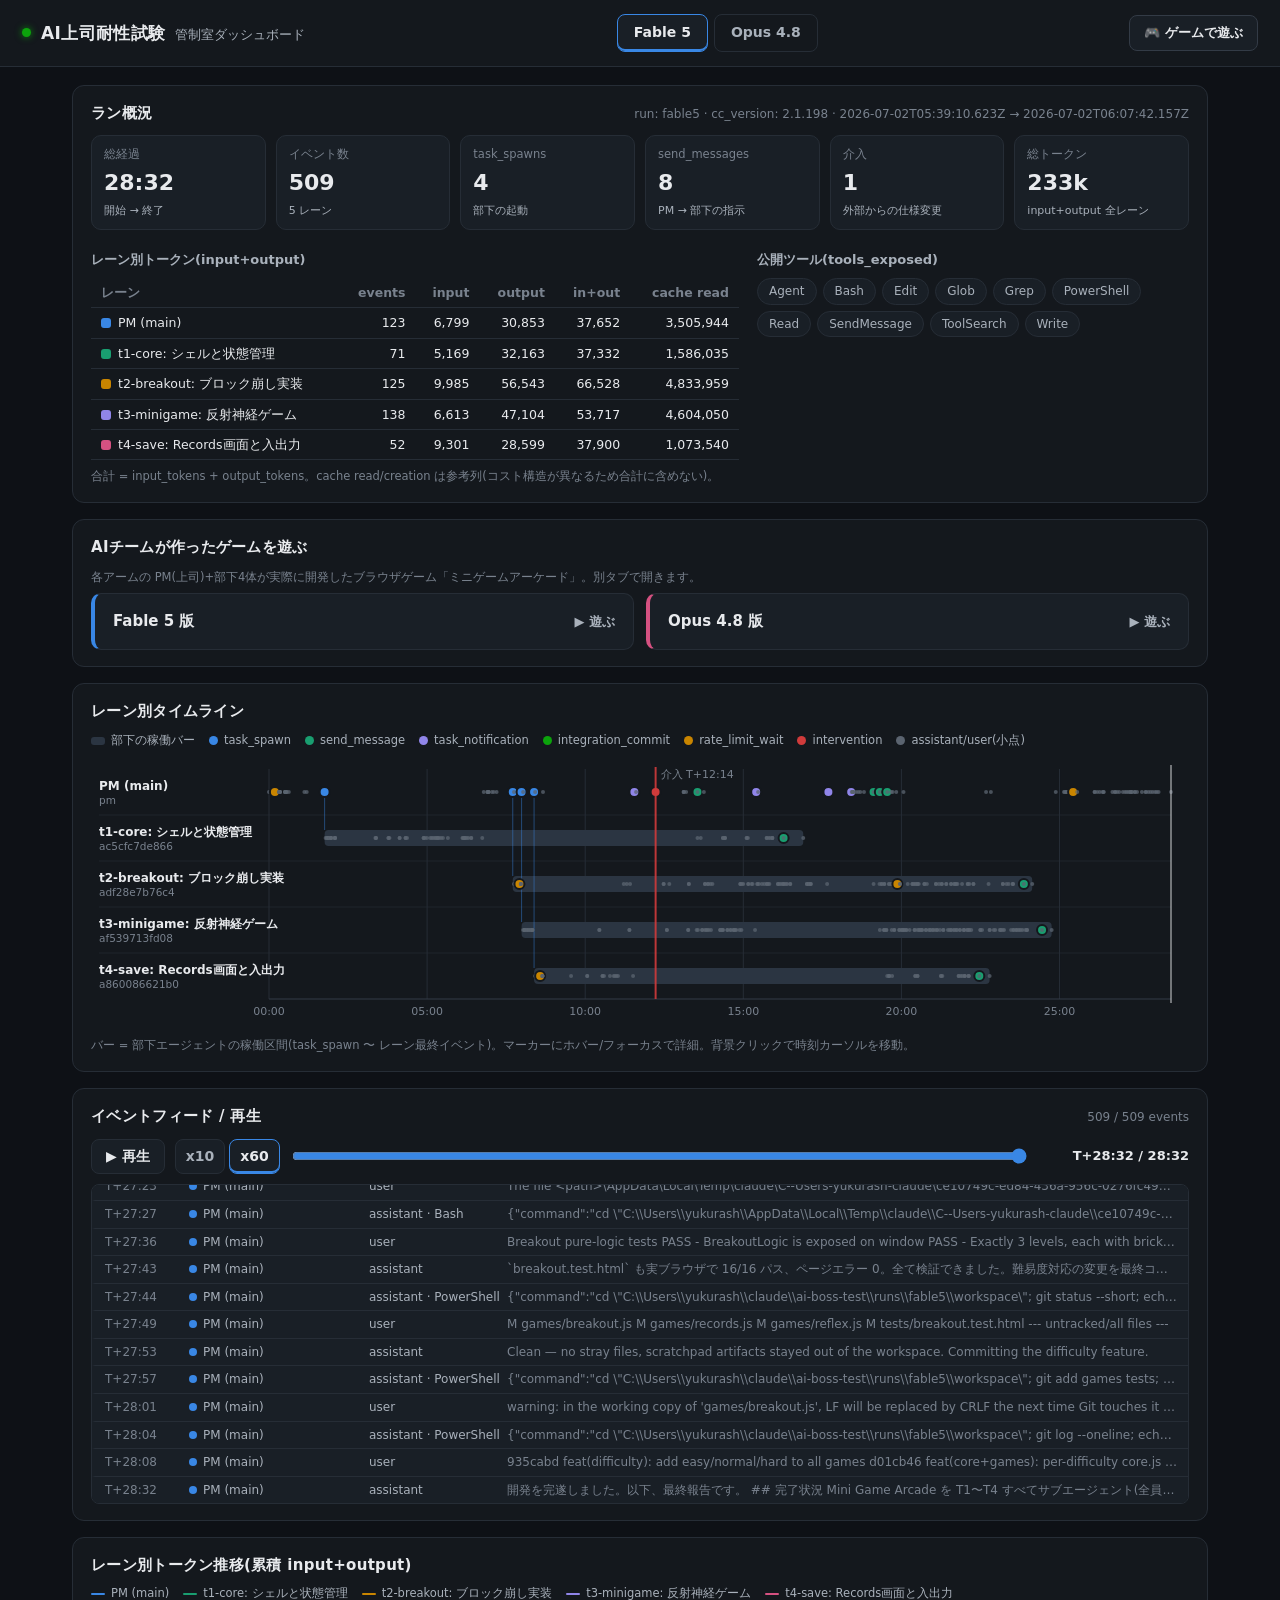
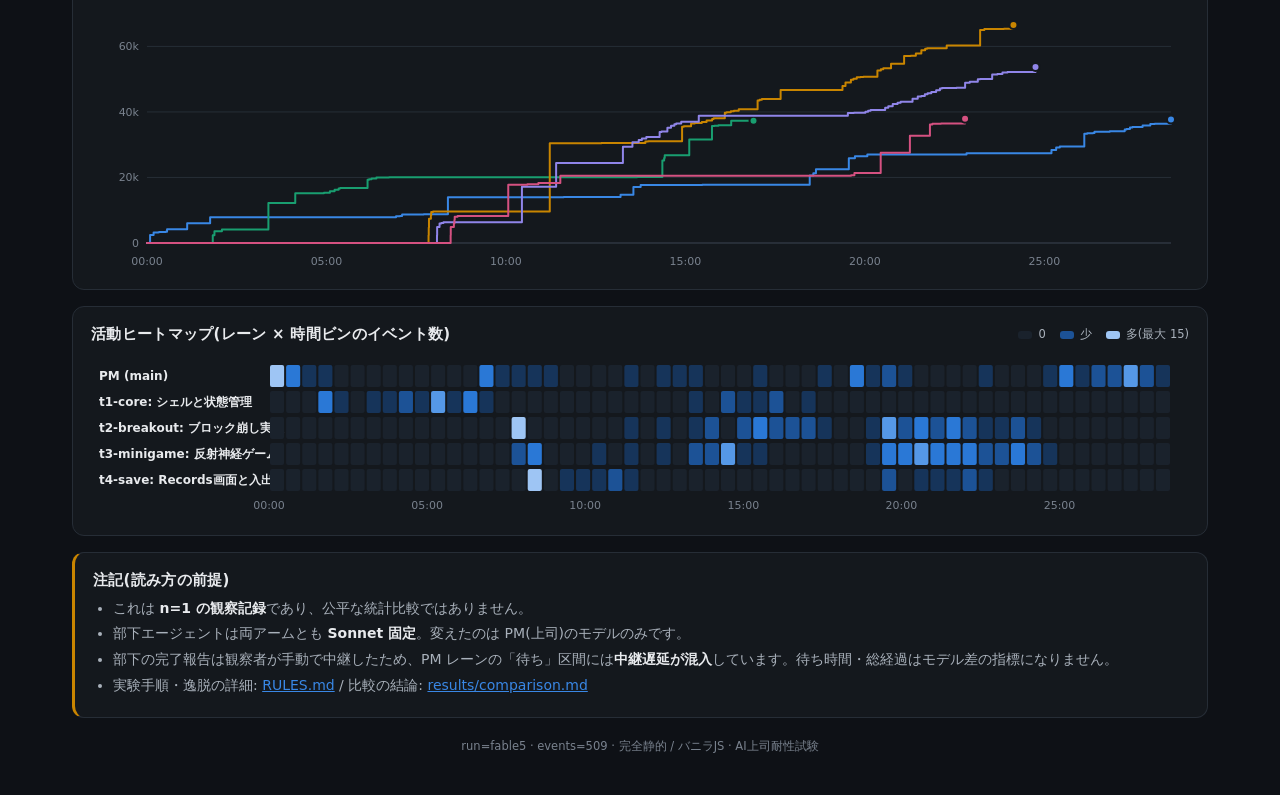
<file: index.html>
<!doctype html>
<html lang="ja">
<head>
<meta charset="utf-8">
<meta name="viewport" content="width=device-width, initial-scale=1">
<title>AI上司耐性試験 — 管制室ダッシュボード</title>
<meta name="description" content="Fable 5 と Opus 4.8 を PM にしたマルチエージェント実験ログの再生・比較ダッシュボード">
<link rel="icon" href="data:image/svg+xml,%3Csvg xmlns='http://www.w3.org/2000/svg' viewBox='0 0 16 16'%3E%3Crect width='16' height='16' rx='3' fill='%2314181d'/%3E%3Ccircle cx='5' cy='8' r='2.4' fill='%233987e5'/%3E%3Ccircle cx='11' cy='8' r='2.4' fill='%23d55181'/%3E%3C/svg%3E">
<link rel="stylesheet" href="./dashboard.css">
</head>
<body>
<header class="topbar">
  <div class="brand">
    <span class="beacon" aria-hidden="true"></span>
    <span class="brand-title">AI上司耐性試験</span>
    <span class="brand-sub">管制室ダッシュボード</span>
  </div>
  <nav class="tabs" role="tablist" aria-label="アーム切替">
    <button class="tab" role="tab" id="tab-fable5" data-arm="fable5" aria-selected="false">Fable 5</button>
    <button class="tab" role="tab" id="tab-opus48" data-arm="opus48" aria-selected="false">Opus 4.8</button>
  </nav>
  <a class="play-cta" href="#play-card">🎮 ゲームで遊ぶ</a>
</header>

<main id="app">
  <section id="notice" class="card notice" hidden></section>

  <section id="summary" class="card" aria-label="サマリ">
    <div class="card-head">
      <h2>ラン概況</h2>
      <div id="meta-line" class="meta-line"></div>
    </div>
    <div id="kpi-row" class="kpi-row"></div>
    <div class="summary-grid">
      <div>
        <h3>レーン別トークン(input+output)</h3>
        <div class="table-wrap"><table id="lane-table" class="lane-table"></table></div>
        <p class="fine">合計 = input_tokens + output_tokens。cache read/creation は参考列(コスト構造が異なるため合計に含めない)。</p>
      </div>
      <div>
        <h3>公開ツール(tools_exposed)</h3>
        <div id="tools-chips" class="chips"></div>
      </div>
    </div>
  </section>

  <section id="play-card" class="card" aria-label="遊べる成果物">
    <div class="card-head">
      <h2>AIチームが作ったゲームを遊ぶ</h2>
    </div>
    <p class="fine">各アームの PM(上司)+部下4体が実際に開発したブラウザゲーム「ミニゲームアーケード」。別タブで開きます。</p>
    <div class="play-links">
      <a class="play-link play-fable5" href="./artifacts/fable5/" target="_blank" rel="noopener">
        <span class="play-arm">Fable 5 版</span>
        <span class="play-go">▶ 遊ぶ</span>
      </a>
      <a class="play-link play-opus48" href="./artifacts/opus48/" target="_blank" rel="noopener">
        <span class="play-arm">Opus 4.8 版</span>
        <span class="play-go">▶ 遊ぶ</span>
      </a>
    </div>
  </section>

  <section id="timeline-card" class="card" aria-label="レーン別タイムライン">
    <div class="card-head">
      <h2>レーン別タイムライン</h2>
      <div id="tl-legend" class="legend"></div>
    </div>
    <div id="timeline-wrap" class="viz-wrap"></div>
    <p class="fine">バー = 部下エージェントの稼働区間(task_spawn 〜 レーン最終イベント)。マーカーにホバー/フォーカスで詳細。背景クリックで時刻カーソルを移動。</p>
  </section>

  <section id="playback-card" class="card" aria-label="イベントフィードと再生">
    <div class="card-head">
      <h2>イベントフィード / 再生</h2>
      <div id="feed-count" class="meta-line"></div>
    </div>
    <div class="controls">
      <button id="btn-play" class="btn" aria-label="再生 / 一時停止">▶ 再生</button>
      <div class="speed-group" role="group" aria-label="再生倍速">
        <button class="btn speed" data-speed="10">x10</button>
        <button class="btn speed" data-speed="60">x60</button>
      </div>
      <input id="scrub" type="range" min="0" max="100" step="0.5" value="100" aria-label="時刻カーソル">
      <div id="clock" class="clock">T+00:00</div>
    </div>
    <div id="feed" class="feed" tabindex="0" aria-label="イベントリスト(カーソル時刻まで)"></div>
  </section>

  <section id="tokens-card" class="card" aria-label="レーン別トークン推移">
    <div class="card-head">
      <h2>レーン別トークン推移(累積 input+output)</h2>
      <div id="tk-legend" class="legend"></div>
    </div>
    <div id="tokens-wrap" class="viz-wrap"></div>
  </section>

  <section id="heatmap-card" class="card" aria-label="活動ヒートマップ">
    <div class="card-head">
      <h2>活動ヒートマップ(レーン × 時間ビンのイベント数)</h2>
      <div id="hm-legend" class="legend"></div>
    </div>
    <div id="heatmap-wrap" class="viz-wrap"></div>
  </section>

  <aside class="card note" aria-label="注記">
    <h2>注記(読み方の前提)</h2>
    <ul>
      <li>これは <strong>n=1 の観察記録</strong>であり、公平な統計比較ではありません。</li>
      <li>部下エージェントは両アームとも <strong>Sonnet 固定</strong>。変えたのは PM(上司)のモデルのみです。</li>
      <li>部下の完了報告は観察者が手動で中継したため、PM レーンの「待ち」区間には<strong>中継遅延が混入</strong>しています。待ち時間・総経過はモデル差の指標になりません。</li>
      <li>実験手順・逸脱の詳細: <a href="./RULES.md">RULES.md</a> / 比較の結論: <a href="./results/comparison.md">results/comparison.md</a></li>
    </ul>
  </aside>

  <footer class="footer">
    <span id="foot-src"></span>
  </footer>
</main>

<div id="tooltip" class="tooltip" role="status" hidden></div>
<script src="./dashboard.js"></script>
</body>
</html>
</file>
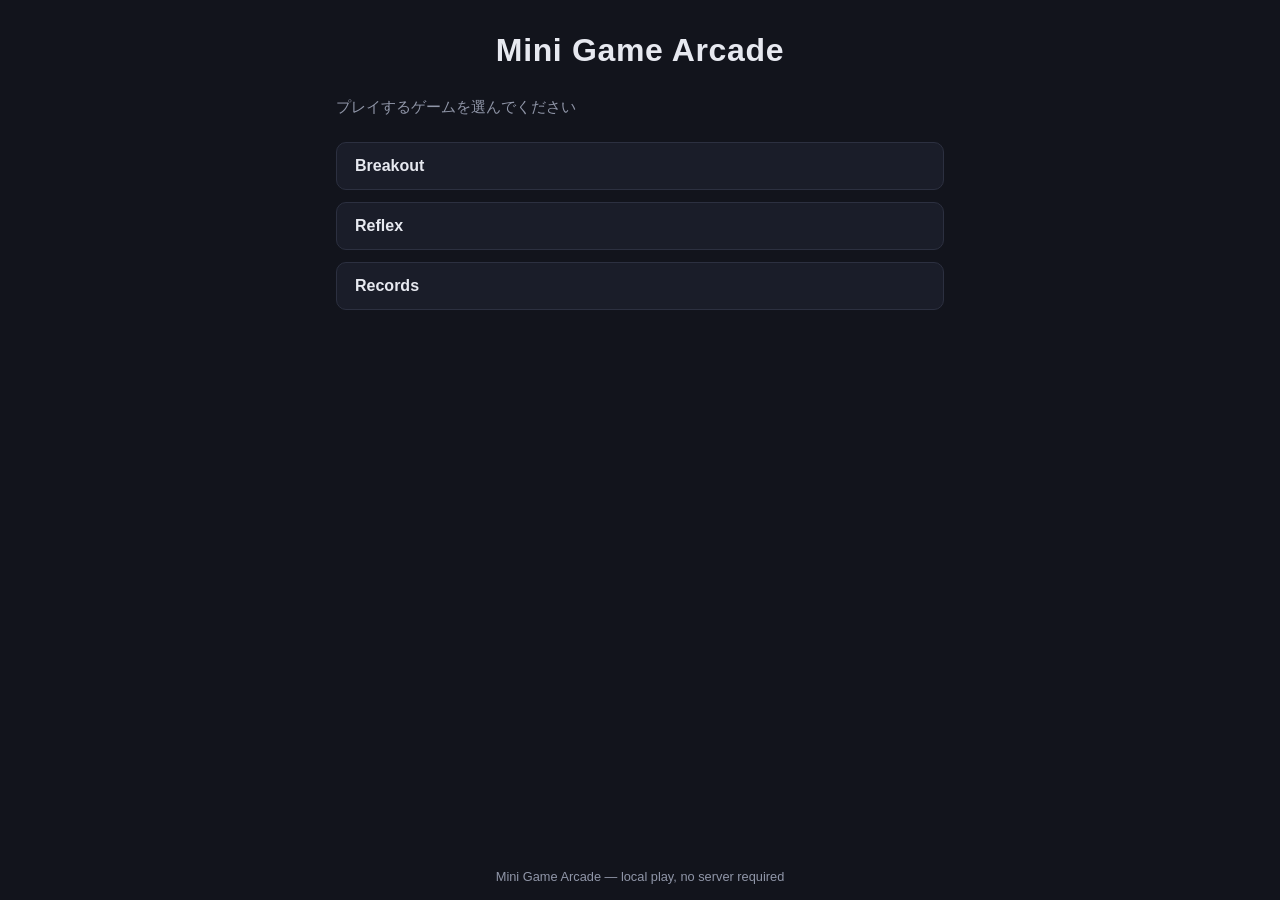
<file: artifacts/fable5/index.html>
<!DOCTYPE html>
<html lang="ja">
<head>
<meta charset="UTF-8">
<meta name="viewport" content="width=device-width, initial-scale=1.0">
<title>Mini Game Arcade</title>
<style>
  :root {
    --bg: #12141c;
    --bg-panel: #1a1d29;
    --bg-panel-hover: #21253490;
    --border: #2c3040;
    --text: #e7e9f0;
    --text-dim: #9096a8;
    --accent: #5b8cff;
    --accent-hover: #7ba0ff;
    --danger: #ff6b6b;
  }

  * {
    box-sizing: border-box;
  }

  html, body {
    margin: 0;
    padding: 0;
    height: 100%;
  }

  body {
    background: var(--bg);
    color: var(--text);
    font-family: "Segoe UI", "Hiragino Kaku Gothic ProN", "Yu Gothic", sans-serif;
    min-height: 100vh;
    display: flex;
    flex-direction: column;
    align-items: center;
  }

  .arcade-header {
    width: 100%;
    text-align: center;
    padding: 32px 16px 8px;
  }

  .arcade-header h1 {
    margin: 0;
    font-size: 2rem;
    letter-spacing: 0.02em;
  }

  .subtitle {
    color: var(--text-dim);
    margin: 4px 0 0;
    font-size: 0.95rem;
  }

  .screen {
    width: 100%;
    max-width: 640px;
    flex: 1;
    padding: 16px;
    display: flex;
    flex-direction: column;
    align-items: stretch;
  }

  .screen[hidden] {
    display: none;
  }

  .menu-list {
    margin-top: 24px;
    display: flex;
    flex-direction: column;
    gap: 12px;
  }

  .btn {
    font-family: inherit;
    font-size: 1rem;
    border-radius: 10px;
    border: 1px solid var(--border);
    background: var(--bg-panel);
    color: var(--text);
    padding: 14px 18px;
    cursor: pointer;
    text-align: left;
    transition: background-color 0.15s ease, border-color 0.15s ease, transform 0.05s ease;
  }

  .btn:hover:not(:disabled) {
    background: var(--bg-panel-hover);
    border-color: var(--accent);
  }

  .btn:active:not(:disabled) {
    transform: translateY(1px);
  }

  .btn-menu {
    font-weight: 600;
  }

  .btn-disabled,
  .btn:disabled {
    color: var(--text-dim);
    cursor: not-allowed;
    opacity: 0.6;
  }

  .btn-secondary {
    background: transparent;
    border-color: var(--border);
    color: var(--text-dim);
    padding: 8px 14px;
    font-size: 0.9rem;
    align-self: flex-start;
  }

  .btn-secondary:hover {
    color: var(--text);
    border-color: var(--accent);
  }

  .game-toolbar {
    display: flex;
    align-items: center;
    gap: 12px;
    margin-bottom: 16px;
  }

  .game-screen-title {
    color: var(--text-dim);
    font-size: 0.95rem;
  }

  .game-container {
    flex: 1;
    background: var(--bg-panel);
    border: 1px solid var(--border);
    border-radius: 12px;
    padding: 16px;
    min-height: 320px;
    display: flex;
    flex-direction: column;
  }

  footer {
    color: var(--text-dim);
    font-size: 0.8rem;
    padding: 16px;
    text-align: center;
  }
</style>
</head>
<body>

  <header class="arcade-header">
    <h1>Mini Game Arcade</h1>
  </header>

  <main id="menu-screen" class="screen">
    <p class="subtitle">プレイするゲームを選んでください</p>
    <div id="menu-list" class="menu-list"></div>
  </main>

  <main id="game-screen" class="screen" hidden>
    <div class="game-toolbar">
      <button id="back-to-menu-btn" class="btn btn-secondary" type="button">&larr; Menu</button>
      <span id="game-screen-title" class="game-screen-title"></span>
    </div>
    <div id="game-container" class="game-container"></div>
  </main>

  <footer>Mini Game Arcade &mdash; local play, no server required</footer>

  <script src="core.js"></script>
  <script src="games/breakout.js"></script>
  <script src="games/reflex.js"></script>
  <script src="games/records.js"></script>
  <script>
    (function () {
      'use strict';

      // Screens the arcade always knows about, even before their game
      // script has been written. If a screen with this id has been
      // registered via Arcade.registerScreen, its real button is shown
      // instead of the placeholder.
      var KNOWN_SCREENS = [
        { id: 'breakout', title: 'Breakout' },
        { id: 'reflex', title: 'Reflex' },
        { id: 'records', title: 'Records' }
      ];

      var menuScreenEl = document.getElementById('menu-screen');
      var gameScreenEl = document.getElementById('game-screen');
      var menuListEl = document.getElementById('menu-list');
      var gameContainerEl = document.getElementById('game-container');
      var gameTitleEl = document.getElementById('game-screen-title');
      var backBtn = document.getElementById('back-to-menu-btn');

      var currentScreen = null;

      function getRegisteredScreens() {
        if (window.Arcade && typeof window.Arcade.getScreens === 'function') {
          return window.Arcade.getScreens();
        }
        return [];
      }

      function buildMenuItems() {
        var registered = getRegisteredScreens();
        var seenIds = {};
        var items = registered.map(function (screen) {
          seenIds[screen.id] = true;
          return { id: screen.id, label: screen.title, enabled: true, screen: screen };
        });

        KNOWN_SCREENS.forEach(function (known) {
          if (!seenIds[known.id]) {
            items.push({
              id: known.id,
              label: known.title + ' (準備中)',
              enabled: false,
              screen: null
            });
          }
        });

        return items;
      }

      function showMenu() {
        if (currentScreen && typeof currentScreen.unmount === 'function') {
          try {
            currentScreen.unmount();
          } catch (e) {
            console.error('Arcade shell: unmount() threw for screen "' + currentScreen.id + '"', e);
          }
        }
        currentScreen = null;
        gameContainerEl.innerHTML = '';
        gameScreenEl.hidden = true;
        menuScreenEl.hidden = false;
      }

      function openScreen(screen) {
        currentScreen = screen;
        menuScreenEl.hidden = true;
        gameScreenEl.hidden = false;
        gameTitleEl.textContent = screen.title;
        gameContainerEl.innerHTML = '';
        try {
          screen.mount(gameContainerEl);
        } catch (e) {
          console.error('Arcade shell: mount() threw for screen "' + screen.id + '"', e);
        }
      }

      function renderMenu() {
        menuListEl.innerHTML = '';
        buildMenuItems().forEach(function (item) {
          var btn = document.createElement('button');
          btn.type = 'button';
          btn.className = 'btn btn-menu';
          btn.textContent = item.label;
          if (!item.enabled) {
            btn.disabled = true;
            btn.classList.add('btn-disabled');
          } else {
            btn.addEventListener('click', function () {
              openScreen(item.screen);
            });
          }
          menuListEl.appendChild(btn);
        });
      }

      backBtn.addEventListener('click', showMenu);

      renderMenu();
    })();
  </script>
</body>
</html>
</file>
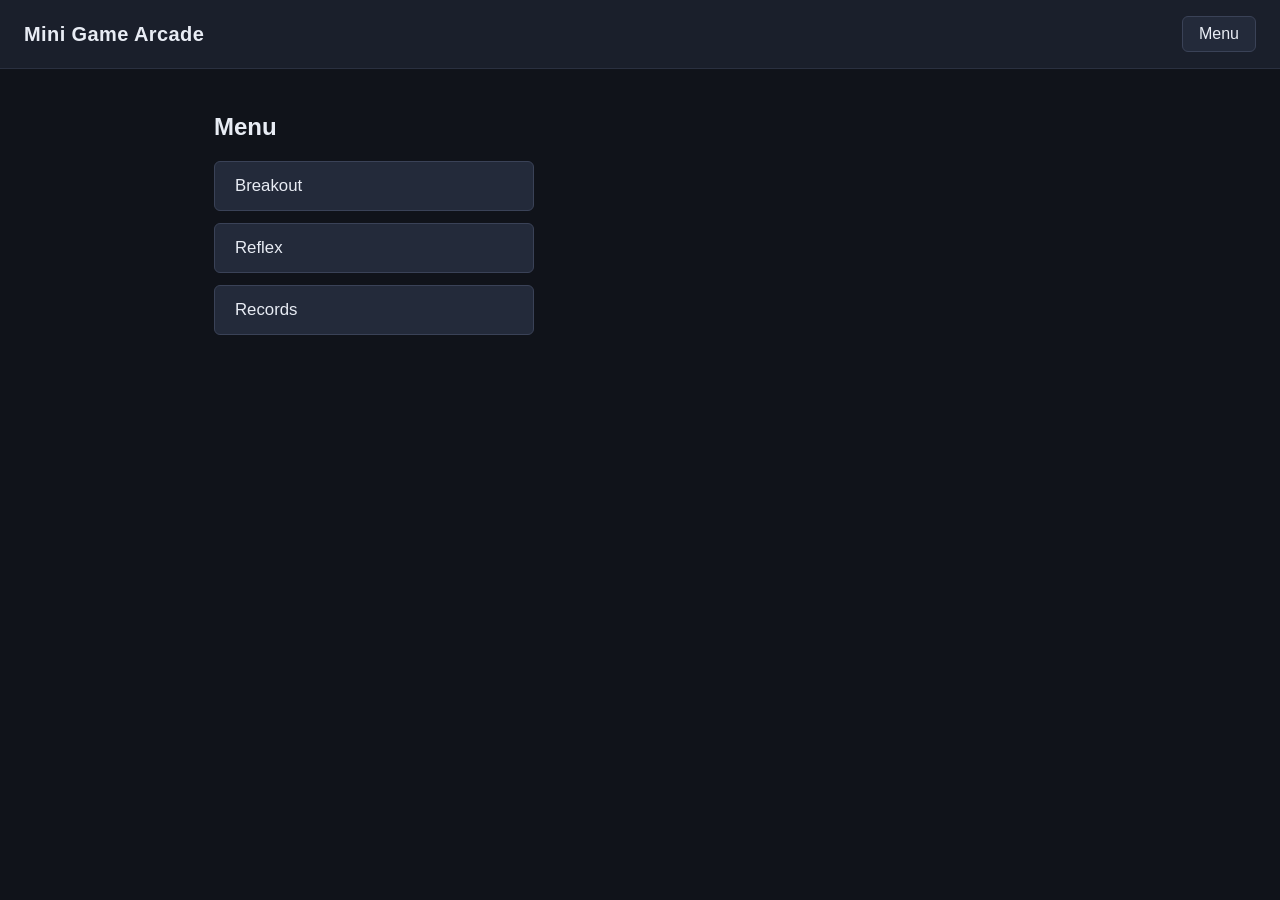
<file: artifacts/opus48/index.html>
<!DOCTYPE html>
<html lang="ja">
<head>
<meta charset="UTF-8">
<meta name="viewport" content="width=device-width, initial-scale=1">
<title>Mini Game Arcade</title>
<style>
  :root {
    color-scheme: dark;
    --bg: #10131a;
    --panel: #1a1f2b;
    --accent: #5fd0ff;
    --text: #e8ecf4;
    --text-dim: #8a93a6;
  }

  * { box-sizing: border-box; }

  body {
    margin: 0;
    min-height: 100vh;
    background: var(--bg);
    color: var(--text);
    font-family: "Segoe UI", "Hiragino Kaku Gothic ProN", Meiryo, sans-serif;
  }

  .app-header {
    display: flex;
    align-items: center;
    justify-content: space-between;
    padding: 16px 24px;
    background: var(--panel);
    border-bottom: 1px solid #2a3040;
  }

  .app-title {
    margin: 0;
    font-size: 1.25rem;
    letter-spacing: 0.02em;
  }

  button {
    font: inherit;
    color: var(--text);
    background: #232a3a;
    border: 1px solid #3a4257;
    border-radius: 6px;
    padding: 8px 16px;
    cursor: pointer;
  }

  button:hover { border-color: var(--accent); }

  main {
    max-width: 900px;
    margin: 0 auto;
    padding: 24px;
  }

  .screen { display: none; }
  #screen-menu { display: block; }

  .menu-buttons {
    display: flex;
    flex-direction: column;
    gap: 12px;
    max-width: 320px;
  }

  .menu-buttons button {
    padding: 14px 20px;
    font-size: 1.05rem;
    text-align: left;
  }

  .coming-soon {
    color: var(--text-dim);
    font-style: italic;
  }
</style>
</head>
<body>

<header class="app-header">
  <h1 class="app-title">Mini Game Arcade</h1>
  <button type="button" class="btn-menu" onclick="Arcade.showScreen('menu')">Menu</button>
</header>

<main>
  <section class="screen" id="screen-menu">
    <h2>Menu</h2>
    <div class="menu-buttons">
      <button type="button" onclick="Arcade.showScreen('breakout')">Breakout</button>
      <button type="button" onclick="Arcade.showScreen('reflex')">Reflex</button>
      <button type="button" onclick="Arcade.showScreen('records')">Records</button>
    </div>
  </section>

  <section class="screen" id="screen-breakout"></section>

  <section class="screen" id="screen-reflex"></section>

  <section class="screen" id="screen-records"></section>
</main>

<script src="core.js"></script>
<script src="games/breakout.js"></script>
<script src="games/reflex.js"></script>
<script src="games/records.js"></script>
<script>
  Arcade.showScreen('menu');
</script>
</body>
</html>
</file>
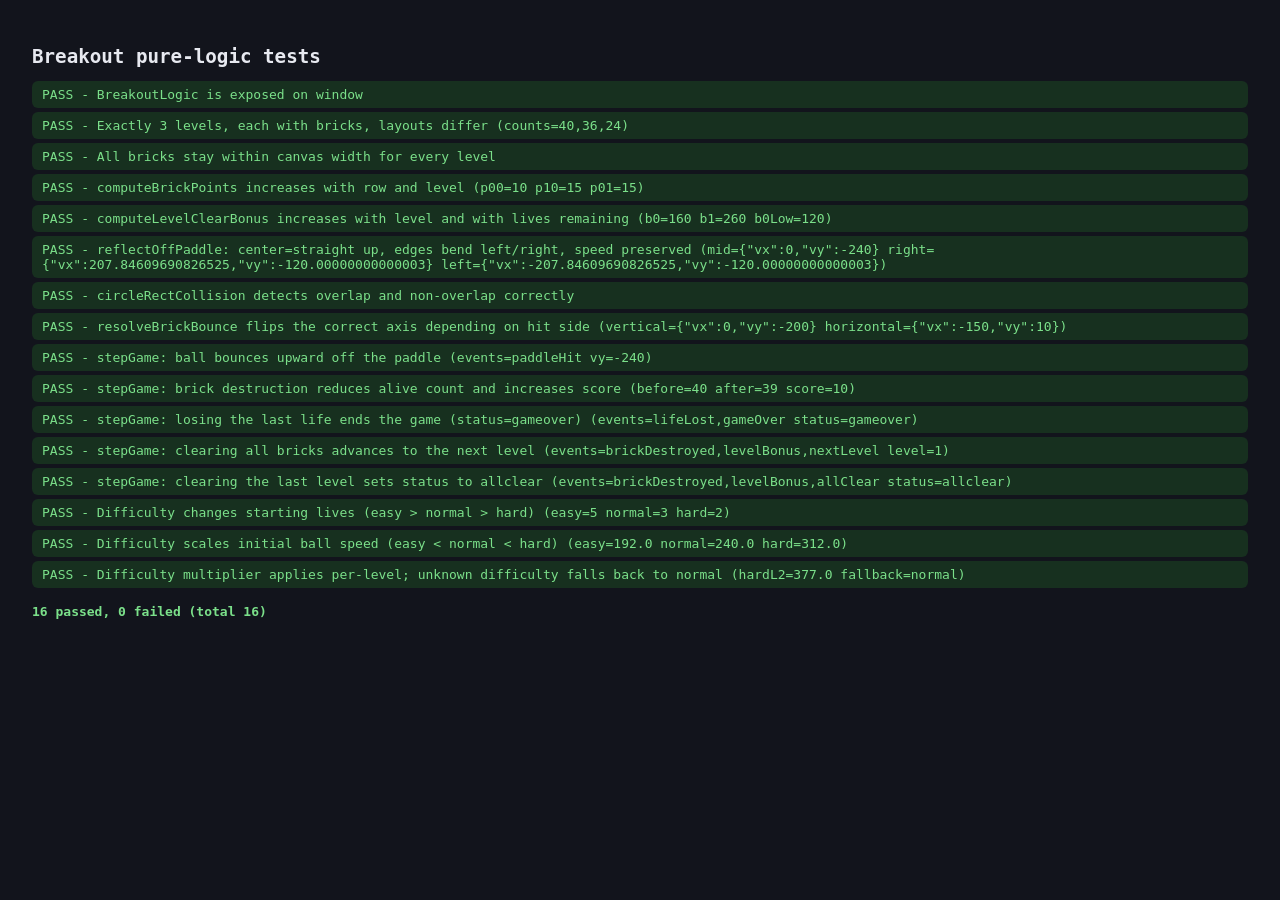
<file: artifacts/fable5/tests/breakout.test.html>
<!DOCTYPE html>
<html lang="ja">
<head>
<meta charset="UTF-8">
<title>Breakout logic tests</title>
<style>
  body { font-family: monospace; background: #12141c; color: #e7e9f0; padding: 24px; }
  h1 { font-size: 1.2rem; }
  ul { list-style: none; padding: 0; }
  li { padding: 6px 10px; margin-bottom: 4px; border-radius: 6px; }
  li.pass { background: #17301f; color: #7be08a; }
  li.fail { background: #331a1a; color: #ff8a8a; }
  #summary { margin-top: 16px; font-weight: bold; }
</style>
</head>
<body>
  <h1>Breakout pure-logic tests</h1>
  <ul id="results"></ul>
  <div id="summary"></div>

  <!-- Note: no Arcade global exists on this page. breakout.js must not
       throw when loaded here (registerScreen call is guarded). -->
  <script src="../games/breakout.js"></script>
  <script>
  (function () {
    'use strict';

    var resultsEl = document.getElementById('results');
    var summaryEl = document.getElementById('summary');
    var pass = 0;
    var fail = 0;

    function report(name, ok, detail) {
      var li = document.createElement('li');
      li.className = ok ? 'pass' : 'fail';
      li.textContent = (ok ? 'PASS' : 'FAIL') + ' - ' + name + (detail ? ' (' + detail + ')' : '');
      resultsEl.appendChild(li);
      if (ok) pass++; else fail++;
    }

    function assert(name, condition, detail) {
      report(name, !!condition, detail);
    }

    function approxEqual(a, b, eps) {
      eps = typeof eps === 'number' ? eps : 1e-6;
      return Math.abs(a - b) <= eps;
    }

    var L = window.BreakoutLogic;

    // 1. BreakoutLogic loaded and Arcade absence didn't throw (this script
    //    running at all is proof breakout.js didn't throw on load).
    assert('BreakoutLogic is exposed on window', typeof L === 'object' && L !== null);

    // 2. Level data integrity: 3 levels, each with at least one brick, and
    //    layouts differ (different brick counts) across levels.
    (function () {
      var counts = L.LEVELS.map(function (lvl, i) {
        return L.buildBricks(i).length;
      });
      var allPositive = counts.every(function (c) { return c > 0; });
      var distinctLayouts = new Set(counts).size > 1 || (function () {
        // even if counts collide, compare actual coordinates
        var a = JSON.stringify(L.buildBricks(0).map(function (b) { return [b.row, b.col]; }));
        var b = JSON.stringify(L.buildBricks(1).map(function (b) { return [b.row, b.col]; }));
        return a !== b;
      })();
      assert(
        'Exactly 3 levels, each with bricks, layouts differ',
        L.LEVELS.length === 3 && allPositive && distinctLayouts,
        'counts=' + counts.join(',')
      );
    })();

    // 3. Brick coordinates stay within canvas bounds for every level.
    (function () {
      var ok = true;
      for (var i = 0; i < L.LEVELS.length; i++) {
        L.buildBricks(i).forEach(function (b) {
          if (b.x < 0 || b.x + b.w > L.CANVAS_WIDTH || b.y < 0) ok = false;
        });
      }
      assert('All bricks stay within canvas width for every level', ok);
    })();

    // 4. Score calc: brick points increase with row and with level, and are
    //    summed correctly into state.score by stepGame-style accounting.
    (function () {
      var p00 = L.computeBrickPoints(0, 0);
      var p10 = L.computeBrickPoints(1, 0);
      var p01 = L.computeBrickPoints(0, 1);
      assert(
        'computeBrickPoints increases with row and level',
        p10 > p00 && p01 > p00,
        'p00=' + p00 + ' p10=' + p10 + ' p01=' + p01
      );
    })();

    // 5. Level clear bonus grows with level index and remaining lives.
    (function () {
      var b0 = L.computeLevelClearBonus(0, 3);
      var b1 = L.computeLevelClearBonus(1, 3);
      var b0Low = L.computeLevelClearBonus(0, 1);
      assert(
        'computeLevelClearBonus increases with level and with lives remaining',
        b1 > b0 && b0 > b0Low,
        'b0=' + b0 + ' b1=' + b1 + ' b0Low=' + b0Low
      );
    })();

    // 6. Paddle reflection: center hit sends the ball straight up (vx~0);
    //    hitting the edges bends the angle left/right, magnitude preserved.
    (function () {
      var speed = 240;
      var paddleX = 100;
      var paddleWidth = 84;
      var center = paddleX + paddleWidth / 2;

      var mid = L.reflectOffPaddle(center, paddleX, paddleWidth, speed);
      var right = L.reflectOffPaddle(paddleX + paddleWidth, paddleX, paddleWidth, speed);
      var left = L.reflectOffPaddle(paddleX, paddleX, paddleWidth, speed);

      var midOk = approxEqual(mid.vx, 0, 1e-6) && mid.vy < 0;
      var rightOk = right.vx > 0 && right.vy < 0;
      var leftOk = left.vx < 0 && left.vy < 0;
      var magMid = Math.sqrt(mid.vx * mid.vx + mid.vy * mid.vy);
      var magRight = Math.sqrt(right.vx * right.vx + right.vy * right.vy);
      var magOk = approxEqual(magMid, speed, 1e-6) && approxEqual(magRight, speed, 1e-6);

      assert(
        'reflectOffPaddle: center=straight up, edges bend left/right, speed preserved',
        midOk && rightOk && leftOk && magOk,
        'mid=' + JSON.stringify(mid) + ' right=' + JSON.stringify(right) + ' left=' + JSON.stringify(left)
      );
    })();

    // 7. circleRectCollision: true when overlapping, false when far apart.
    (function () {
      var hit = L.circleRectCollision(50, 50, 5, 48, 48, 10, 10);
      var miss = L.circleRectCollision(0, 0, 5, 100, 100, 10, 10);
      assert('circleRectCollision detects overlap and non-overlap correctly', hit === true && miss === false);
    })();

    // 8. resolveBrickBounce: hitting from directly above flips vy (vertical
    //    bounce); hitting from the side flips vx (horizontal bounce).
    (function () {
      var brick = { x: 100, y: 100, w: 40, h: 20 };
      var ballFromAbove = { x: 120, y: 95, vx: 0, vy: 200 };
      var ballFromSide = { x: 95, y: 110, vx: 150, vy: 10 };
      var vertical = L.resolveBrickBounce(ballFromAbove, brick);
      var horizontal = L.resolveBrickBounce(ballFromSide, brick);
      assert(
        'resolveBrickBounce flips the correct axis depending on hit side',
        vertical.vy === -200 && vertical.vx === 0 && horizontal.vx === -150 && horizontal.vy === 10,
        'vertical=' + JSON.stringify(vertical) + ' horizontal=' + JSON.stringify(horizontal)
      );
    })();

    // 9. stepGame simulation: ball bounces off the paddle (vy sign flips
    //    from downward to upward on the frame it touches the paddle).
    (function () {
      var state = L.createInitialState();
      // Force the ball to be falling right onto the paddle center.
      state.ball.x = state.paddleX + state.paddleWidth / 2;
      state.ball.y = L.PADDLE_Y - state.ball.radius - 1;
      state.ball.vx = 0;
      state.ball.vy = 50; // moving down, small enough that one step reaches paddle
      var result = L.stepGame(state, 0.05, {});
      assert(
        'stepGame: ball bounces upward off the paddle',
        result.events.indexOf('paddleHit') !== -1 && result.state.ball.vy < 0,
        'events=' + result.events.join(',') + ' vy=' + result.state.ball.vy
      );
    })();

    // 10. stepGame simulation: a brick is destroyed and score increases,
    //     reducing the alive brick count.
    (function () {
      var state = L.createInitialState();
      var before = L.countAliveBricks(state.bricks);
      var target = state.bricks[0];
      state.ball.x = target.x + target.w / 2;
      state.ball.y = target.y + target.h + state.ball.radius - 1;
      state.ball.vx = 0;
      state.ball.vy = -10; // moving up into the brick
      var scoreBefore = state.score;
      var result = L.stepGame(state, 0.05, {});
      var after = L.countAliveBricks(result.state.bricks);
      assert(
        'stepGame: brick destruction reduces alive count and increases score',
        result.events.indexOf('brickDestroyed') !== -1 && after === before - 1 && result.state.score > scoreBefore,
        'before=' + before + ' after=' + after + ' score=' + result.state.score
      );
    })();

    // 11. stepGame simulation: dropping the ball below the paddle reduces
    //     lives by 1, and reaching 0 lives sets status to 'gameover'.
    (function () {
      var state = L.createInitialState();
      state.lives = 1;
      state.ball.x = 100;
      state.ball.y = L.CANVAS_HEIGHT - 5;
      state.ball.vx = 0;
      state.ball.vy = 500; // falls straight through the bottom next step
      var result = L.stepGame(state, 0.05, {});
      assert(
        'stepGame: losing the last life ends the game (status=gameover)',
        result.events.indexOf('lifeLost') !== -1 &&
          result.events.indexOf('gameOver') !== -1 &&
          result.state.status === 'gameover' &&
          result.state.lives === 0,
        'events=' + result.events.join(',') + ' status=' + result.state.status
      );
    })();

    // 12. stepGame simulation: clearing every brick on a non-final level
    //     advances to the next level (bricks rebuilt, ball reset, status
    //     still 'playing').
    (function () {
      var state = L.createInitialState(); // level 0
      state.bricks.forEach(function (b) { b.alive = false; });
      // leave exactly one brick alive, then destroy it via stepGame
      var last = state.bricks[state.bricks.length - 1];
      last.alive = true;
      state.ball.x = last.x + last.w / 2;
      state.ball.y = last.y + last.h + state.ball.radius - 1;
      state.ball.vx = 0;
      state.ball.vy = -10;
      var result = L.stepGame(state, 0.05, {});
      assert(
        'stepGame: clearing all bricks advances to the next level',
        result.events.indexOf('nextLevel') !== -1 &&
          result.state.level === 1 &&
          result.state.status === 'playing' &&
          L.countAliveBricks(result.state.bricks) === L.buildBricks(1).length,
        'events=' + result.events.join(',') + ' level=' + result.state.level
      );
    })();

    // 13. stepGame simulation: clearing the final level's bricks sets
    //     status to 'allclear' instead of advancing further.
    (function () {
      var state = L.createInitialState();
      state.level = L.LEVELS.length - 1;
      state.bricks = L.buildBricks(state.level);
      state.bricks.forEach(function (b) { b.alive = false; });
      var last = state.bricks[state.bricks.length - 1];
      last.alive = true;
      state.ball.x = last.x + last.w / 2;
      state.ball.y = last.y + last.h + state.ball.radius - 1;
      state.ball.vx = 0;
      state.ball.vy = -10;
      var result = L.stepGame(state, 0.05, {});
      assert(
        'stepGame: clearing the last level sets status to allclear',
        result.events.indexOf('allClear') !== -1 && result.state.status === 'allclear',
        'events=' + result.events.join(',') + ' status=' + result.state.status
      );
    })();

    // 14. Difficulty: easy/normal/hard produce different starting lives.
    (function () {
      var easy = L.createInitialState('easy');
      var normal = L.createInitialState('normal');
      var hard = L.createInitialState('hard');
      assert(
        'Difficulty changes starting lives (easy > normal > hard)',
        easy.lives === 5 && normal.lives === 3 && hard.lives === 2 &&
          easy.lives > normal.lives && normal.lives > hard.lives,
        'easy=' + easy.lives + ' normal=' + normal.lives + ' hard=' + hard.lives
      );
    })();

    // 15. Difficulty: initial ball speed scales by the difficulty multiplier
    //     (easy slower than normal, hard faster than normal).
    (function () {
      var easy = L.createInitialState('easy');
      var normal = L.createInitialState('normal');
      var hard = L.createInitialState('hard');
      function ballSpeed(s) { return Math.hypot(s.ball.vx, s.ball.vy); }
      var eSpd = ballSpeed(easy), nSpd = ballSpeed(normal), hSpd = ballSpeed(hard);
      var baseNormal = L.ballSpeedForLevel(0, 1);
      assert(
        'Difficulty scales initial ball speed (easy < normal < hard)',
        approxEqual(eSpd, baseNormal * 0.8) && approxEqual(nSpd, baseNormal) && approxEqual(hSpd, baseNormal * 1.3) &&
          eSpd < nSpd && nSpd < hSpd,
        'easy=' + eSpd.toFixed(1) + ' normal=' + nSpd.toFixed(1) + ' hard=' + hSpd.toFixed(1)
      );
    })();

    // 16. Difficulty: multiplier is applied on every level and after ball
    //     resets, and an unknown/omitted difficulty falls back to normal.
    (function () {
      var hard = L.createInitialState('hard');
      hard.level = 2;
      // speed for level 2 on hard should equal base level-2 speed * 1.3
      var hardL2 = L.ballSpeedForLevel(2, hard.speedMultiplier);
      var baseL2 = L.ballSpeedForLevel(2, 1);
      var fallback = L.createInitialState('nonsense');
      var normal = L.createInitialState('normal');
      assert(
        'Difficulty multiplier applies per-level; unknown difficulty falls back to normal',
        approxEqual(hardL2, baseL2 * 1.3) &&
          fallback.difficulty === 'normal' &&
          fallback.lives === normal.lives &&
          approxEqual(fallback.speedMultiplier, normal.speedMultiplier),
        'hardL2=' + hardL2.toFixed(1) + ' fallback=' + fallback.difficulty
      );
    })();

    summaryEl.textContent = pass + ' passed, ' + fail + ' failed (total ' + (pass + fail) + ')';
    summaryEl.style.color = fail === 0 ? '#7be08a' : '#ff8a8a';
  })();
  </script>
</body>
</html>
</file>
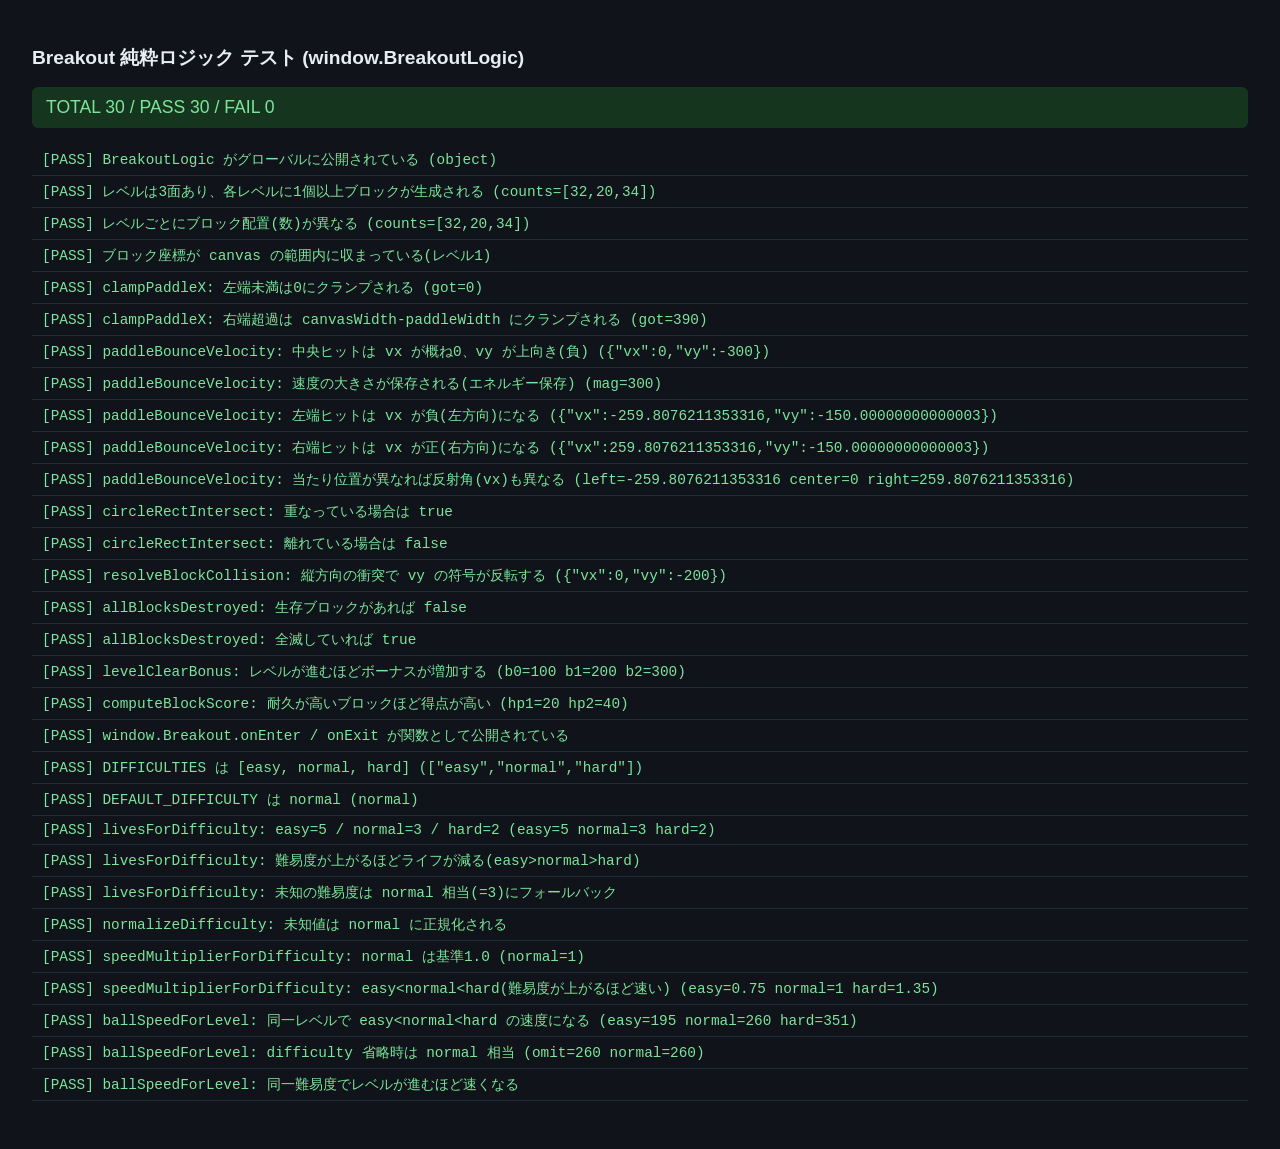
<file: artifacts/opus48/tests/breakout.test.html>
<!DOCTYPE html>
<html lang="ja">
<head>
<meta charset="UTF-8">
<title>Breakout 簡易テスト</title>
<style>
  body { font-family: "Segoe UI", sans-serif; background: #10131a; color: #e8ecf4; padding: 24px; }
  h1 { font-size: 1.2rem; }
  #summary { font-size: 1.1rem; margin: 16px 0; padding: 10px 14px; border-radius: 6px; }
  .pass-all { background: #16351f; color: #7be59a; }
  .fail-some { background: #3a1620; color: #ff8a8a; }
  ul { list-style: none; padding: 0; }
  li { padding: 6px 10px; border-bottom: 1px solid #232a3a; font-family: Consolas, monospace; font-size: 0.9rem; }
  .ok { color: #7be59a; }
  .ng { color: #ff8a8a; }
</style>
</head>
<body>

<h1>Breakout 純粋ロジック テスト (window.BreakoutLogic)</h1>
<div id="summary">実行中...</div>
<ul id="results"></ul>

<!-- BreakoutLogic は games/breakout.js から公開される。DOM操作は onEnter が呼ばれるまで発生しない。 -->
<script src="../games/breakout.js"></script>
<script>
(function () {
  'use strict';

  var results = [];
  var passCount = 0;
  var failCount = 0;

  function assert(name, condition, detail) {
    var ok = !!condition;
    if (ok) passCount++; else failCount++;
    results.push({ name: name, ok: ok, detail: detail || '' });
  }

  function approxEqual(a, b, eps) {
    eps = eps === undefined ? 0.001 : eps;
    return Math.abs(a - b) <= eps;
  }

  var L = window.BreakoutLogic;

  // 1. BreakoutLogic が公開されていること
  assert('BreakoutLogic がグローバルに公開されている', !!L, typeof L);

  if (L) {
    // 2. レベル数は3、各レベルにブロックが1個以上あること
    var counts = [];
    var ok3Levels = (L.LEVEL_DEFS.length === 3);
    for (var i = 0; i < L.LEVEL_DEFS.length; i++) {
      var blocks = L.buildBlocksForLevel(i);
      counts.push(blocks.length);
      ok3Levels = ok3Levels && blocks.length > 0;
    }
    assert('レベルは3面あり、各レベルに1個以上ブロックが生成される', ok3Levels, 'counts=' + JSON.stringify(counts));

    // 3. レベルごとに配置(ブロック数)が異なる = 使い回しでないことの簡易確認
    var uniqueCounts = Array.from(new Set(counts));
    assert('レベルごとにブロック配置(数)が異なる', uniqueCounts.length === counts.length, 'counts=' + JSON.stringify(counts));

    // 4. ブロック座標がすべて canvas 内に収まっている
    var within = true;
    var lvl0 = L.buildBlocksForLevel(0);
    lvl0.forEach(function (b) {
      if (b.x < 0 || b.y < 0 || b.x + b.w > L.CANVAS_W || b.y + b.h > L.CANVAS_H) within = false;
    });
    assert('ブロック座標が canvas の範囲内に収まっている(レベル1)', within);

    // 5. clampPaddleX: 範囲外の値は境界にクランプされる
    var clampedLow = L.clampPaddleX(-50, L.PADDLE_W, L.CANVAS_W);
    var clampedHigh = L.clampPaddleX(9999, L.PADDLE_W, L.CANVAS_W);
    assert('clampPaddleX: 左端未満は0にクランプされる', clampedLow === 0, 'got=' + clampedLow);
    assert('clampPaddleX: 右端超過は canvasWidth-paddleWidth にクランプされる',
      clampedHigh === (L.CANVAS_W - L.PADDLE_W), 'got=' + clampedHigh);

    // 6. paddleBounceVelocity: 中央ヒットはほぼ真上に跳ね返り、速度の大きさが保存される
    var speed = 300;
    var centerBounce = L.paddleBounceVelocity(0, speed);
    var centerMag = Math.sqrt(centerBounce.vx * centerBounce.vx + centerBounce.vy * centerBounce.vy);
    assert('paddleBounceVelocity: 中央ヒットは vx が概ね0、vy が上向き(負)',
      approxEqual(centerBounce.vx, 0, 0.5) && centerBounce.vy < 0,
      JSON.stringify(centerBounce));
    assert('paddleBounceVelocity: 速度の大きさが保存される(エネルギー保存)',
      approxEqual(centerMag, speed, 0.5), 'mag=' + centerMag);

    // 7. パドルの当たり位置で反射角が変わること(受入基準4の核心)
    var leftBounce = L.paddleBounceVelocity(-1, speed);
    var rightBounce = L.paddleBounceVelocity(1, speed);
    assert('paddleBounceVelocity: 左端ヒットは vx が負(左方向)になる', leftBounce.vx < 0, JSON.stringify(leftBounce));
    assert('paddleBounceVelocity: 右端ヒットは vx が正(右方向)になる', rightBounce.vx > 0, JSON.stringify(rightBounce));
    assert('paddleBounceVelocity: 当たり位置が異なれば反射角(vx)も異なる',
      leftBounce.vx !== centerBounce.vx && rightBounce.vx !== centerBounce.vx && leftBounce.vx !== rightBounce.vx,
      'left=' + leftBounce.vx + ' center=' + centerBounce.vx + ' right=' + rightBounce.vx);

    // 8. circleRectIntersect: 重なっている/いないケース
    var hit = L.circleRectIntersect(10, 10, 5, 8, 8, 10, 10);
    var miss = L.circleRectIntersect(100, 100, 5, 8, 8, 10, 10);
    assert('circleRectIntersect: 重なっている場合は true', hit === true);
    assert('circleRectIntersect: 離れている場合は false', miss === false);

    // 9. resolveBlockCollision: 上下からの衝突で vy が反転する
    var ballDown = { x: 15, y: 5, r: 5, vx: 0, vy: 200 };
    var rect = { x: 5, y: 10, w: 20, h: 10 };
    var reflDown = L.resolveBlockCollision(ballDown, rect);
    assert('resolveBlockCollision: 縦方向の衝突で vy の符号が反転する', reflDown.vy === -ballDown.vy, JSON.stringify(reflDown));

    // 10. allBlocksDestroyed
    var mixedBlocks = [{ alive: false }, { alive: false }, { alive: true }];
    var allDeadBlocks = [{ alive: false }, { alive: false }];
    assert('allBlocksDestroyed: 生存ブロックがあれば false', L.allBlocksDestroyed(mixedBlocks) === false);
    assert('allBlocksDestroyed: 全滅していれば true', L.allBlocksDestroyed(allDeadBlocks) === true);

    // 11. levelClearBonus: レベルが進むほどボーナスが増える
    var b0 = L.levelClearBonus(0), b1 = L.levelClearBonus(1), b2 = L.levelClearBonus(2);
    assert('levelClearBonus: レベルが進むほどボーナスが増加する', b0 < b1 && b1 < b2, 'b0=' + b0 + ' b1=' + b1 + ' b2=' + b2);

    // 12. computeBlockScore: 耐久2ブロックは耐久1ブロックより得点が高い
    var scoreHp1 = L.computeBlockScore({ maxHp: 1 });
    var scoreHp2 = L.computeBlockScore({ maxHp: 2 });
    assert('computeBlockScore: 耐久が高いブロックほど得点が高い', scoreHp2 > scoreHp1, 'hp1=' + scoreHp1 + ' hp2=' + scoreHp2);

    // 13. Breakout ライフサイクルAPIが正しい形で公開されている
    assert('window.Breakout.onEnter / onExit が関数として公開されている',
      window.Breakout && typeof window.Breakout.onEnter === 'function' && typeof window.Breakout.onExit === 'function');

    // ---- 難易度対応（仕様変更）--------------------------------------------

    // 14. 難易度定義が easy/normal/hard の3種、デフォルトは normal
    assert('DIFFICULTIES は [easy, normal, hard]',
      JSON.stringify(L.DIFFICULTIES) === JSON.stringify(['easy', 'normal', 'hard']), JSON.stringify(L.DIFFICULTIES));
    assert('DEFAULT_DIFFICULTY は normal', L.DEFAULT_DIFFICULTY === 'normal', L.DEFAULT_DIFFICULTY);

    // 15. livesForDifficulty: easy=5, normal=3, hard=2（difficulty で初期ライフが異なる）
    var lEasy = L.livesForDifficulty('easy');
    var lNormal = L.livesForDifficulty('normal');
    var lHard = L.livesForDifficulty('hard');
    assert('livesForDifficulty: easy=5 / normal=3 / hard=2',
      lEasy === 5 && lNormal === 3 && lHard === 2, 'easy=' + lEasy + ' normal=' + lNormal + ' hard=' + lHard);
    assert('livesForDifficulty: 難易度が上がるほどライフが減る(easy>normal>hard)',
      lEasy > lNormal && lNormal > lHard);

    // 16. 未知/未指定の難易度は normal にフォールバック
    assert('livesForDifficulty: 未知の難易度は normal 相当(=3)にフォールバック',
      L.livesForDifficulty('impossible') === 3 && L.livesForDifficulty(undefined) === 3);
    assert('normalizeDifficulty: 未知値は normal に正規化される',
      L.normalizeDifficulty('xyz') === 'normal' && L.normalizeDifficulty('hard') === 'hard');

    // 17. speedMultiplierForDifficulty: easy<normal<hard、normal は基準1.0
    var mEasy = L.speedMultiplierForDifficulty('easy');
    var mNormal = L.speedMultiplierForDifficulty('normal');
    var mHard = L.speedMultiplierForDifficulty('hard');
    assert('speedMultiplierForDifficulty: normal は基準1.0', mNormal === 1.0, 'normal=' + mNormal);
    assert('speedMultiplierForDifficulty: easy<normal<hard(難易度が上がるほど速い)',
      mEasy < mNormal && mNormal < mHard, 'easy=' + mEasy + ' normal=' + mNormal + ' hard=' + mHard);

    // 18. ballSpeedForLevel: 同一レベルでも難易度でボール速度が異なる（easy<normal<hard）
    var sEasy = L.ballSpeedForLevel(0, 'easy');
    var sNormal = L.ballSpeedForLevel(0, 'normal');
    var sHard = L.ballSpeedForLevel(0, 'hard');
    assert('ballSpeedForLevel: 同一レベルで easy<normal<hard の速度になる',
      sEasy < sNormal && sNormal < sHard, 'easy=' + sEasy + ' normal=' + sNormal + ' hard=' + sHard);

    // 19. ballSpeedForLevel: 第2引数省略時は normal 相当（後方互換）
    assert('ballSpeedForLevel: difficulty 省略時は normal 相当',
      L.ballSpeedForLevel(0) === L.ballSpeedForLevel(0, 'normal'),
      'omit=' + L.ballSpeedForLevel(0) + ' normal=' + L.ballSpeedForLevel(0, 'normal'));

    // 20. ballSpeedForLevel: レベルが進むと同一難易度でも速くなる
    assert('ballSpeedForLevel: 同一難易度でレベルが進むほど速くなる',
      L.ballSpeedForLevel(0, 'normal') < L.ballSpeedForLevel(2, 'normal'));
  }

  // ---- 結果表示 ----------------------------------------------------------
  var ul = document.getElementById('results');
  results.forEach(function (r) {
    var li = document.createElement('li');
    li.className = r.ok ? 'ok' : 'ng';
    li.textContent = (r.ok ? '[PASS] ' : '[FAIL] ') + r.name + (r.detail ? '  (' + r.detail + ')' : '');
    ul.appendChild(li);
  });

  var summary = document.getElementById('summary');
  var total = passCount + failCount;
  summary.textContent = 'TOTAL ' + total + ' / PASS ' + passCount + ' / FAIL ' + failCount;
  summary.className = failCount === 0 ? 'pass-all' : 'fail-some';

  // Playwright 等の自動確認用に window に結果を残す
  window.__BREAKOUT_TEST_RESULTS__ = { total: total, pass: passCount, fail: failCount, results: results };
})();
</script>

</body>
</html>
</file>
<file: dashboard.css>
/* 管制室ダッシュボード — dark control-room theme (selected dark mode, not a flip) */
:root {
  --page: #0e1116;
  --surface: #14181d;
  --surface-2: #191f26;
  --hairline: #262d36;
  --baseline: #333b46;
  --ink: #e8eaed;
  --ink-2: #a9b1bb;
  --muted: #79828e;
  --accent: #3987e5;
  --good: #0ca30c;
  --warn: #c98500;
  --critical: #d03b3b;
  /* lane categorical slots (validated, dark) */
  --lane-1: #3987e5;
  --lane-2: #199e70;
  --lane-3: #c98500;
  --lane-4: #9085e9;
  --lane-5: #d55181;
  --lane-6: #d95926;
}

* { box-sizing: border-box; }
html, body { margin: 0; padding: 0; }
body {
  background: var(--page);
  color: var(--ink);
  font: 14px/1.55 system-ui, -apple-system, "Segoe UI", "Hiragino Sans", "Yu Gothic UI", sans-serif;
}
a { color: var(--accent); }

.topbar {
  display: flex; flex-wrap: wrap; gap: 12px;
  align-items: center; justify-content: space-between;
  padding: 14px 22px;
  border-bottom: 1px solid var(--hairline);
  background: var(--surface);
  position: sticky; top: 0; z-index: 20;
}
.brand { display: flex; align-items: baseline; gap: 10px; }
.brand-title { font-size: 17px; font-weight: 700; letter-spacing: .02em; }
.brand-sub { color: var(--ink-2); font-size: 12.5px; }
.beacon {
  width: 9px; height: 9px; border-radius: 50%;
  background: var(--good); align-self: center;
  box-shadow: 0 0 6px 1px rgba(12,163,12,.55);
  animation: pulse 2.4s ease-in-out infinite;
}
@keyframes pulse { 0%,100% { opacity: 1; } 50% { opacity: .45; } }
@media (prefers-reduced-motion: reduce) { .beacon { animation: none; } }

.tabs { display: flex; gap: 6px; }
.tab {
  background: transparent; color: var(--ink-2);
  border: 1px solid var(--hairline); border-radius: 8px;
  padding: 7px 16px; font: inherit; font-weight: 600; cursor: pointer;
}
.tab:hover { color: var(--ink); background: var(--surface-2); }
.tab[aria-selected="true"] {
  color: var(--ink); background: var(--surface-2);
  border-color: var(--accent);
  box-shadow: inset 0 -2px 0 var(--accent);
}

#app { max-width: 1180px; margin: 0 auto; padding: 18px 22px 40px; display: grid; gap: 16px; }

.card {
  background: var(--surface);
  border: 1px solid var(--hairline);
  border-radius: 12px;
  padding: 16px 18px;
}
.card-head {
  display: flex; flex-wrap: wrap; gap: 8px 16px;
  align-items: baseline; justify-content: space-between;
  margin-bottom: 10px;
}
h2 { font-size: 15px; margin: 0; letter-spacing: .02em; }
h3 { font-size: 13px; margin: 6px 0 8px; color: var(--ink-2); font-weight: 600; }
.meta-line { color: var(--muted); font-size: 12px; }
.fine { color: var(--muted); font-size: 11.5px; margin: 8px 0 0; }

.notice { border-color: var(--warn); color: var(--ink-2); }
.notice strong { color: var(--ink); }

/* KPI tiles */
.kpi-row { display: grid; grid-template-columns: repeat(auto-fit, minmax(128px, 1fr)); gap: 10px; margin-bottom: 14px; }
.kpi {
  background: var(--surface-2); border: 1px solid var(--hairline);
  border-radius: 10px; padding: 10px 12px;
}
.kpi .k-label { color: var(--muted); font-size: 11.5px; }
.kpi .k-value { font-size: 22px; font-weight: 650; margin-top: 2px; }
.kpi .k-sub { color: var(--ink-2); font-size: 11px; margin-top: 2px; }

.summary-grid { display: grid; grid-template-columns: minmax(0, 3fr) minmax(0, 2fr); gap: 18px; }
@media (max-width: 860px) { .summary-grid { grid-template-columns: 1fr; } }

.table-wrap { overflow-x: auto; }
.lane-table { border-collapse: collapse; width: 100%; font-size: 12.5px; }
.lane-table th, .lane-table td {
  padding: 5px 10px; text-align: right; white-space: nowrap;
  border-bottom: 1px solid var(--hairline);
  font-variant-numeric: tabular-nums;
}
.lane-table th { color: var(--muted); font-weight: 600; }
.lane-table th:first-child, .lane-table td:first-child { text-align: left; }
.lane-table td:first-child { color: var(--ink); }
.lane-key { display: inline-block; width: 10px; height: 10px; border-radius: 3px; margin-right: 7px; vertical-align: -1px; }

.chips { display: flex; flex-wrap: wrap; gap: 6px; }
.chip {
  background: var(--surface-2); border: 1px solid var(--hairline);
  border-radius: 999px; padding: 3px 11px;
  font-size: 12px; color: var(--ink-2);
}

/* legends */
.legend { display: flex; flex-wrap: wrap; gap: 4px 14px; font-size: 11.5px; color: var(--ink-2); }
.legend .li { display: inline-flex; align-items: center; gap: 6px; }
.legend .sw { width: 9px; height: 9px; border-radius: 50%; }
.legend .sw.bar { width: 14px; height: 8px; border-radius: 3px; }
.legend .sw.line { width: 14px; height: 2px; border-radius: 1px; }

.viz-wrap { overflow-x: auto; }
.viz-wrap svg { display: block; }

/* playback */
.controls { display: flex; flex-wrap: wrap; align-items: center; gap: 10px; margin-bottom: 10px; }
.btn {
  background: var(--surface-2); color: var(--ink);
  border: 1px solid var(--hairline); border-radius: 8px;
  padding: 6px 14px; font: inherit; font-weight: 600; cursor: pointer;
}
.btn:hover { border-color: var(--baseline); }
.speed-group { display: inline-flex; gap: 4px; }
.btn.speed { color: var(--ink-2); padding: 6px 10px; }
.btn.speed[aria-pressed="true"] { color: var(--ink); border-color: var(--accent); box-shadow: inset 0 -2px 0 var(--accent); }
#scrub { flex: 1 1 200px; min-width: 140px; accent-color: var(--accent); }
.clock {
  font-variant-numeric: tabular-nums; font-weight: 650;
  color: var(--ink); min-width: 150px; text-align: right; font-size: 13px;
}

.feed {
  max-height: 320px; overflow-y: auto;
  border: 1px solid var(--hairline); border-radius: 8px;
  background: var(--surface-2);
  font-size: 12px;
}
.feed:focus-visible { outline: 2px solid var(--accent); }
.feedrow {
  display: grid; grid-template-columns: 74px 170px 128px minmax(0, 1fr);
  gap: 10px; padding: 4px 10px;
  border-bottom: 1px solid var(--hairline);
  border-left: 3px solid transparent;
  align-items: baseline;
}
.feedrow:last-child { border-bottom: none; }
.feedrow .t { color: var(--muted); font-variant-numeric: tabular-nums; }
.feedrow .lane { color: var(--ink-2); overflow: hidden; text-overflow: ellipsis; white-space: nowrap; }
.feedrow .lane .dot { display: inline-block; width: 8px; height: 8px; border-radius: 50%; margin-right: 6px; }
.feedrow .cls { color: var(--ink-2); white-space: nowrap; }
.feedrow .ex { color: var(--muted); overflow: hidden; text-overflow: ellipsis; white-space: nowrap; }
.feedrow.hot .cls { color: var(--ink); font-weight: 600; }
@media (max-width: 760px) {
  .feedrow { grid-template-columns: 64px minmax(0,1fr); }
  .feedrow .cls, .feedrow .ex { grid-column: 2; }
}

/* note box */
.note { border-left: 3px solid var(--warn); }
.note ul { margin: 6px 0 0; padding-left: 20px; color: var(--ink-2); }
.note li { margin: 4px 0; }
.note strong { color: var(--ink); }

.footer { color: var(--muted); font-size: 11.5px; text-align: center; padding-top: 4px; }

/* tooltip */
.tooltip {
  position: fixed; z-index: 50; max-width: 420px;
  background: #1d242d; border: 1px solid var(--baseline);
  border-radius: 8px; padding: 8px 11px;
  font-size: 12px; color: var(--ink-2);
  box-shadow: 0 6px 24px rgba(0,0,0,.5);
  pointer-events: none;
}
.tooltip .tt-title { color: var(--ink); font-weight: 650; margin-bottom: 2px; }
.tooltip .tt-row { display: flex; gap: 8px; align-items: baseline; }
.tooltip .tt-key { display: inline-block; width: 12px; height: 2px; border-radius: 1px; flex: none; vertical-align: middle; }
.tooltip .tt-val { color: var(--ink); font-weight: 650; font-variant-numeric: tabular-nums; }
.tooltip .tt-ex {
  margin-top: 5px; padding-top: 5px; border-top: 1px solid var(--hairline);
  color: var(--muted); white-space: pre-wrap; word-break: break-word;
  max-height: 130px; overflow: hidden; font-size: 11.5px;
}

/* svg common */
svg text { font: 11px system-ui, -apple-system, "Segoe UI", "Hiragino Sans", sans-serif; fill: var(--muted); }
svg .lane-label { fill: var(--ink); font-size: 12px; font-weight: 600; }
svg .lane-sub { fill: var(--muted); font-size: 10.5px; }
svg .gridline { stroke: var(--hairline); stroke-width: 1; }
svg .axisline { stroke: var(--baseline); stroke-width: 1; }
.marker-hit { cursor: pointer; }
.marker-hit:focus { outline: none; }

/* play links (artifacts) */
.play-cta {
  text-decoration: none; color: var(--ink);
  background: var(--surface-2); border: 1px solid var(--baseline);
  border-radius: 8px; padding: 7px 14px; font-weight: 700; font-size: 13px;
  white-space: nowrap;
}
.play-cta:hover { border-color: var(--accent); color: var(--ink); }
.play-links { display: flex; flex-wrap: wrap; gap: 12px; margin-top: 6px; }
.play-link {
  flex: 1 1 200px; text-decoration: none;
  display: flex; align-items: center; justify-content: space-between;
  gap: 12px; padding: 16px 18px;
  background: var(--surface-2); border: 1px solid var(--hairline);
  border-left-width: 4px; border-radius: 10px;
  color: var(--ink); transition: border-color .15s, transform .05s;
}
.play-link:hover { transform: translateY(-1px); }
.play-arm { font-weight: 700; font-size: 15px; }
.play-go { color: var(--ink-2); font-weight: 600; font-size: 13px; }
.play-fable5 { border-left-color: #3987e5; }
.play-fable5:hover { border-color: #3987e5; }
.play-fable5:hover .play-go { color: #3987e5; }
.play-opus48 { border-left-color: #d55181; }
.play-opus48:hover { border-color: #d55181; }
.play-opus48:hover .play-go { color: #d55181; }
</file>
